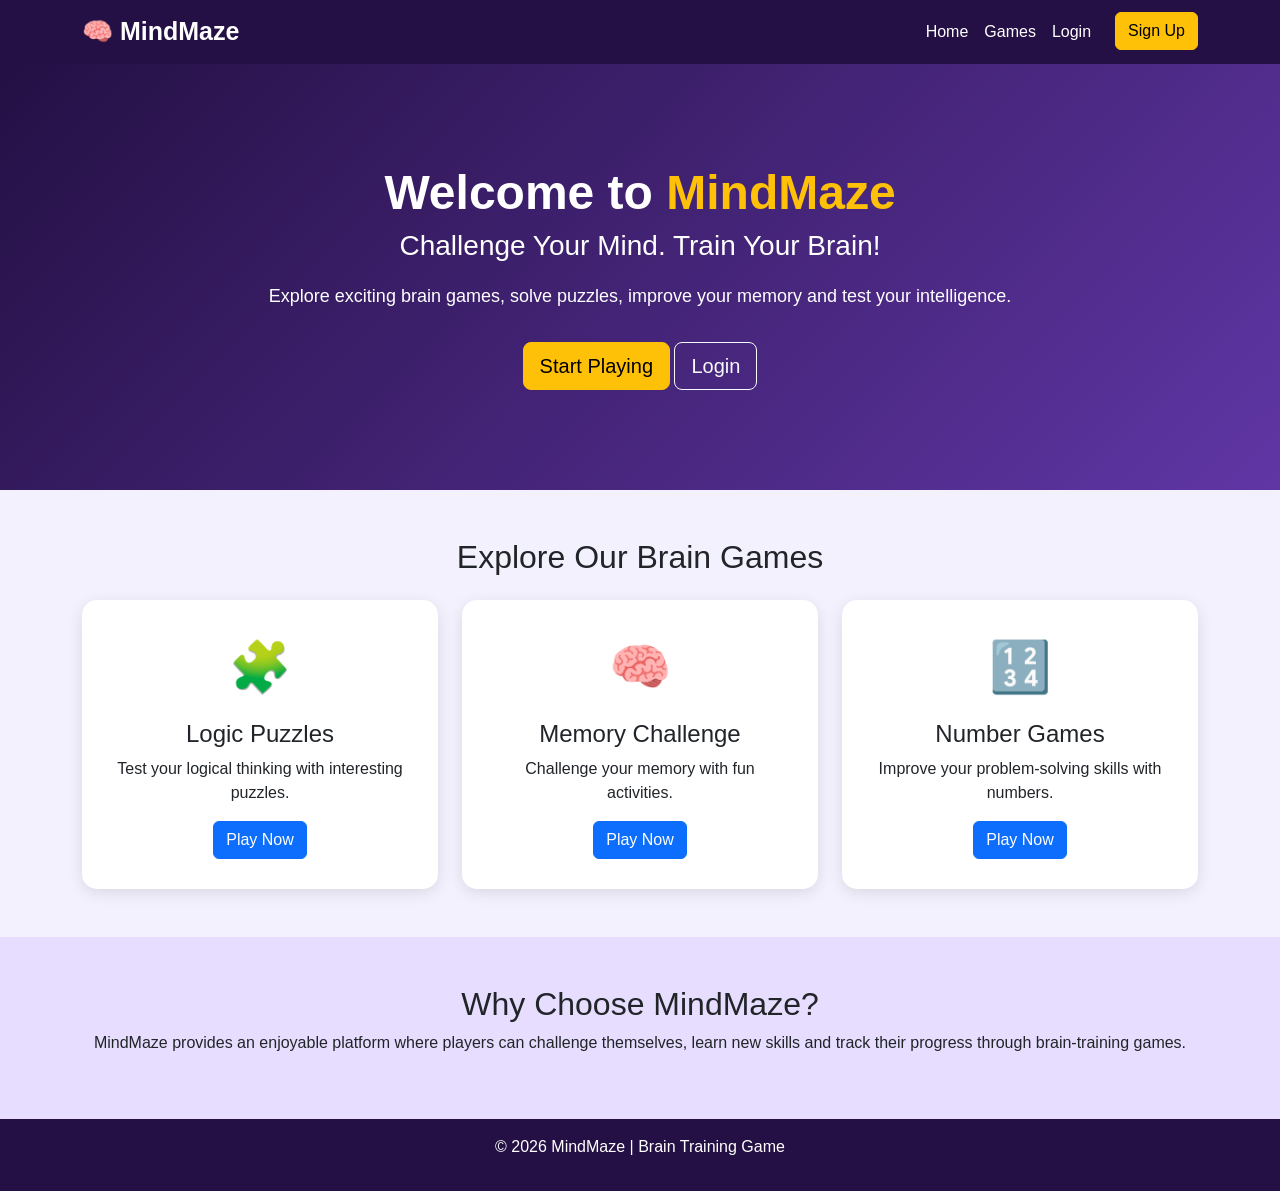
<file: index.html>
﻿
<!DOCTYPE html>
<html lang="en">
<head>
    <meta charset="UTF-8">
    <meta name="viewport" content="width=device-width, initial-scale=1.0">
    <title>MindMaze - Brain Training Game</title>

    <!-- Bootstrap CSS -->
    <link href="https://cdn.jsdelivr.net/npm/bootstrap@5.3.3/dist/css/bootstrap.min.css" rel="stylesheet">

    <!-- Custom CSS -->
    <link rel="stylesheet" href="style.css">
</head>
<body>

    <!-- Navbar -->
    <nav class="navbar navbar-expand-lg navbar-dark">
        <div class="container">
            <a class="navbar-brand fw-bold" href="index.html">
                🧠 MindMaze
            </a>

            <button class="navbar-toggler" type="button"
                data-bs-toggle="collapse" data-bs-target="#navbarMenu">
                <span class="navbar-toggler-icon"></span>
            </button>

            <div class="collapse navbar-collapse" id="navbarMenu">
                <ul class="navbar-nav ms-auto">
                    <li class="nav-item">
                        <a class="nav-link active" href="index.html">Home</a>
                    </li>
                    <li class="nav-item">
                        <a class="nav-link" href="#games">Games</a>
                    </li>
                    <li class="nav-item">
                        <a class="nav-link" href="login.html">Login</a>
                    </li>
                    <li class="nav-item">
                        <a class="btn btn-warning ms-lg-3" href="signup.html">
                            Sign Up
                        </a>
                    </li>
                </ul>
            </div>
        </div>
    </nav>

    <!-- Hero Section -->
    <section class="hero text-center">
        <div class="container">
            <h1>Welcome to <span>MindMaze</span></h1>

            <h3>Challenge Your Mind. Train Your Brain!</h3>

            <p>
                Explore exciting brain games, solve puzzles,
                improve your memory and test your intelligence.
            </p>

            <a href="signup.html" class="btn btn-warning btn-lg mt-3">
                Start Playing
            </a>

            <a href="login.html" class="btn btn-outline-light btn-lg mt-3">
                Login
            </a>
        </div>
    </section>

    <!-- Games Section -->
    <section class="container py-5" id="games">

        <h2 class="text-center mb-4">Explore Our Brain Games</h2>

        <div class="row g-4">

            <div class="col-md-4">
                <div class="game-card">
                    <div class="game-icon">🧩</div>
                    <h4>Logic Puzzles</h4>
                    <p>Test your logical thinking with interesting puzzles.</p>
                    <a href="login.html" class="btn btn-primary">Play Now</a>
                </div>
            </div>

            <div class="col-md-4">
                <div class="game-card">
                    <div class="game-icon">🧠</div>
                    <h4>Memory Challenge</h4>
                    <p>Challenge your memory with fun activities.</p>
                    <a href="login.html" class="btn btn-primary">Play Now</a>
                </div>
            </div>

            <div class="col-md-4">
                <div class="game-card">
                    <div class="game-icon">🔢</div>
                    <h4>Number Games</h4>
                    <p>Improve your problem-solving skills with numbers.</p>
                    <a href="login.html" class="btn btn-primary">Play Now</a>
                </div>
            </div>

        </div>
    </section>

    <!-- About Section -->
    <section class="about-section text-center py-5">
        <div class="container">
            <h2>Why Choose MindMaze?</h2>
            <p>
                MindMaze provides an enjoyable platform where players
                can challenge themselves, learn new skills and track
                their progress through brain-training games.
            </p>
        </div>
    </section>

    <!-- Footer -->
    <footer class="text-center py-3">
        <p>© 2026 MindMaze | Brain Training Game</p>
    </footer>

    <!-- Bootstrap JS -->
    <script src="https://cdn.jsdelivr.net/npm/bootstrap@5.3.3/dist/js/bootstrap.bundle.min.js"></script>

</body>
</html>
</file>
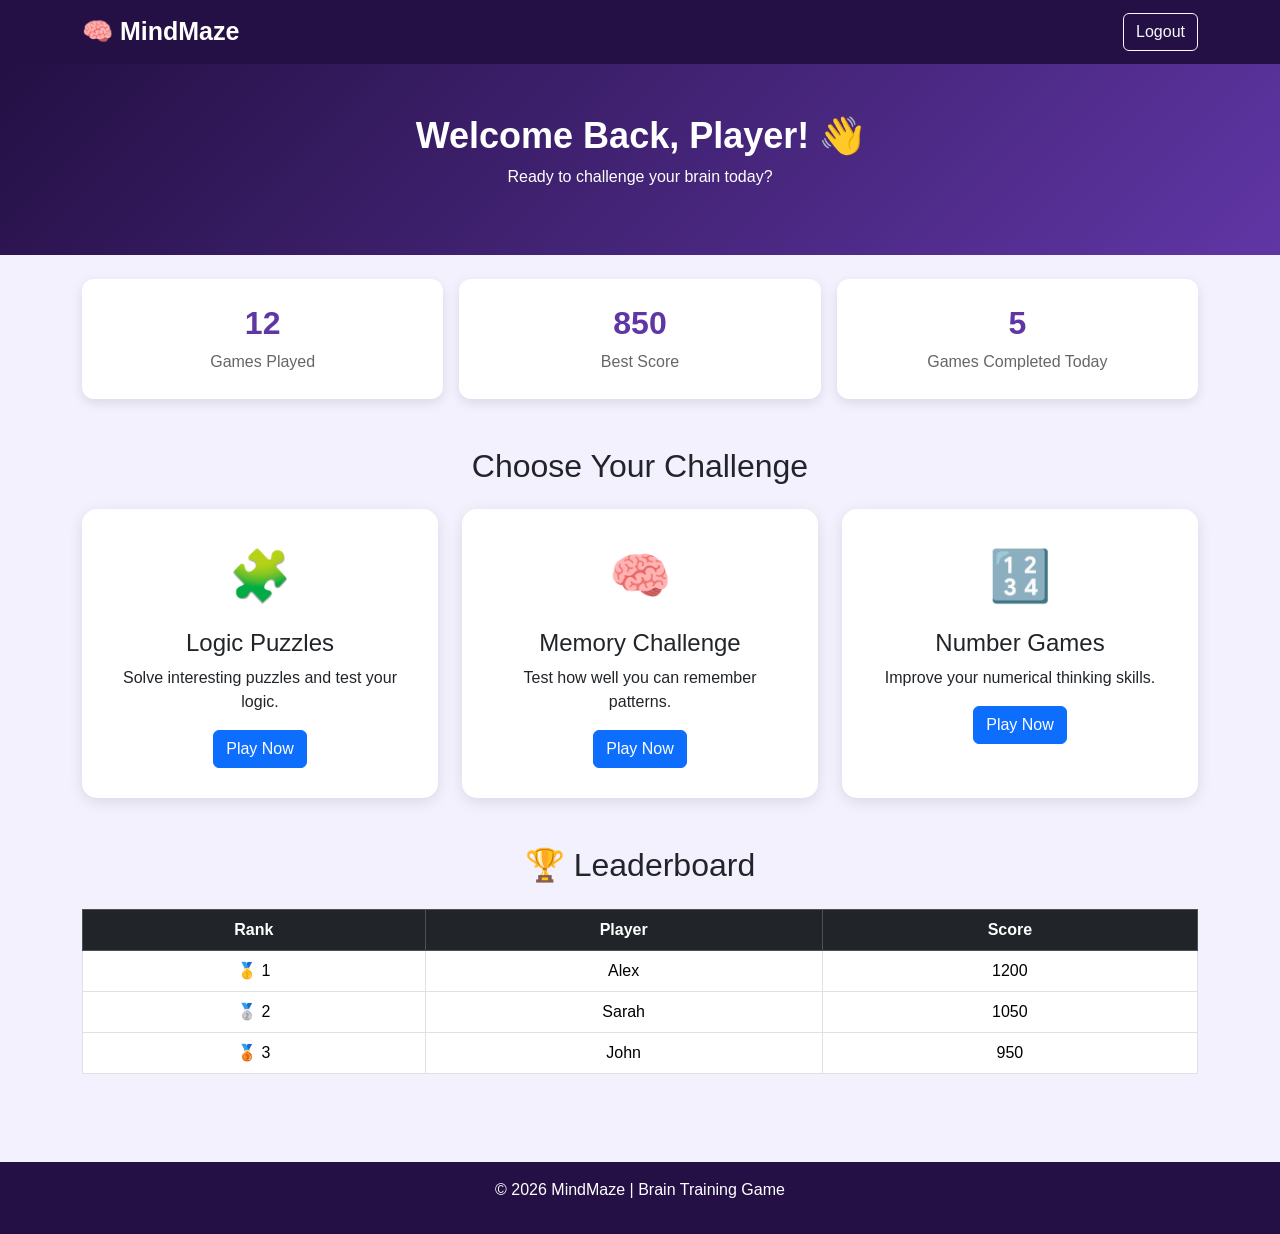
<file: dashboard.html>
﻿
<!DOCTYPE html>
<html lang="en">
<head>
    <meta charset="UTF-8">
    <meta name="viewport" content="width=device-width, initial-scale=1.0">
    <title>Dashboard - MindMaze</title>

    <link href="https://cdn.jsdelivr.net/npm/bootstrap@5.3.3/dist/css/bootstrap.min.css" rel="stylesheet">

    <link rel="stylesheet" href="style.css">
</head>
<body>

    <!-- Navbar -->
    <nav class="navbar navbar-expand-lg navbar-dark">
        <div class="container">
            <a class="navbar-brand fw-bold" href="dashboard.html">
                🧠 MindMaze
            </a>

            <div class="ms-auto">
                <a href="index.html" class="btn btn-outline-light">
                    Logout
                </a>
            </div>
        </div>
    </nav>

    <!-- Welcome Section -->
    <section class="dashboard-welcome">
        <div class="container">
            <h1>Welcome Back, Player! 👋</h1>
            <p>Ready to challenge your brain today?</p>
        </div>
    </section>

    <!-- Statistics -->
    <section class="container my-4">
        <div class="row g-3">

            <div class="col-md-4">
                <div class="stat-card">
                    <h2>12</h2>
                    <p>Games Played</p>
                </div>
            </div>

            <div class="col-md-4">
                <div class="stat-card">
                    <h2>850</h2>
                    <p>Best Score</p>
                </div>
            </div>

            <div class="col-md-4">
                <div class="stat-card">
                    <h2>5</h2>
                    <p>Games Completed Today</p>
                </div>
            </div>

        </div>
    </section>

    <!-- Brain Games -->
    <section class="container py-4">

        <h2 class="text-center mb-4">Choose Your Challenge</h2>

        <div class="row g-4">

            <div class="col-md-4">
                <div class="game-card">
                    <div class="game-icon">🧩</div>
                    <h4>Logic Puzzles</h4>
                    <p>Solve interesting puzzles and test your logic.</p>
                    <a href="#" class="btn btn-primary">Play Now</a>
                </div>
            </div>

            <div class="col-md-4">
                <div class="game-card">
                    <div class="game-icon">🧠</div>
                    <h4>Memory Challenge</h4>
                    <p>Test how well you can remember patterns.</p>
                    <a href="#" class="btn btn-primary">Play Now</a>
                </div>
            </div>

            <div class="col-md-4">
                <div class="game-card">
                    <div class="game-icon">🔢</div>
                    <h4>Number Games</h4>
                    <p>Improve your numerical thinking skills.</p>
                    <a href="#" class="btn btn-primary">Play Now</a>
                </div>
            </div>

        </div>
    </section>

    <!-- Leaderboard -->
    <section class="container py-4 mb-5">

        <h2 class="text-center mb-4">🏆 Leaderboard</h2>

        <div class="table-responsive">
            <table class="table table-bordered table-hover text-center bg-white">

                <thead class="table-dark">
                    <tr>
                        <th>Rank</th>
                        <th>Player</th>
                        <th>Score</th>
                    </tr>
                </thead>

                <tbody>
                    <tr>
                        <td>🥇 1</td>
                        <td>Alex</td>
                        <td>1200</td>
                    </tr>

                    <tr>
                        <td>🥈 2</td>
                        <td>Sarah</td>
                        <td>1050</td>
                    </tr>

                    <tr>
                        <td>🥉 3</td>
                        <td>John</td>
                        <td>950</td>
                    </tr>

                </tbody>

            </table>
        </div>

    </section>

    <!-- Footer -->
    <footer class="text-center py-3">
        <p>© 2026 MindMaze | Brain Training Game</p>
    </footer>

</body>
</html>
</file>
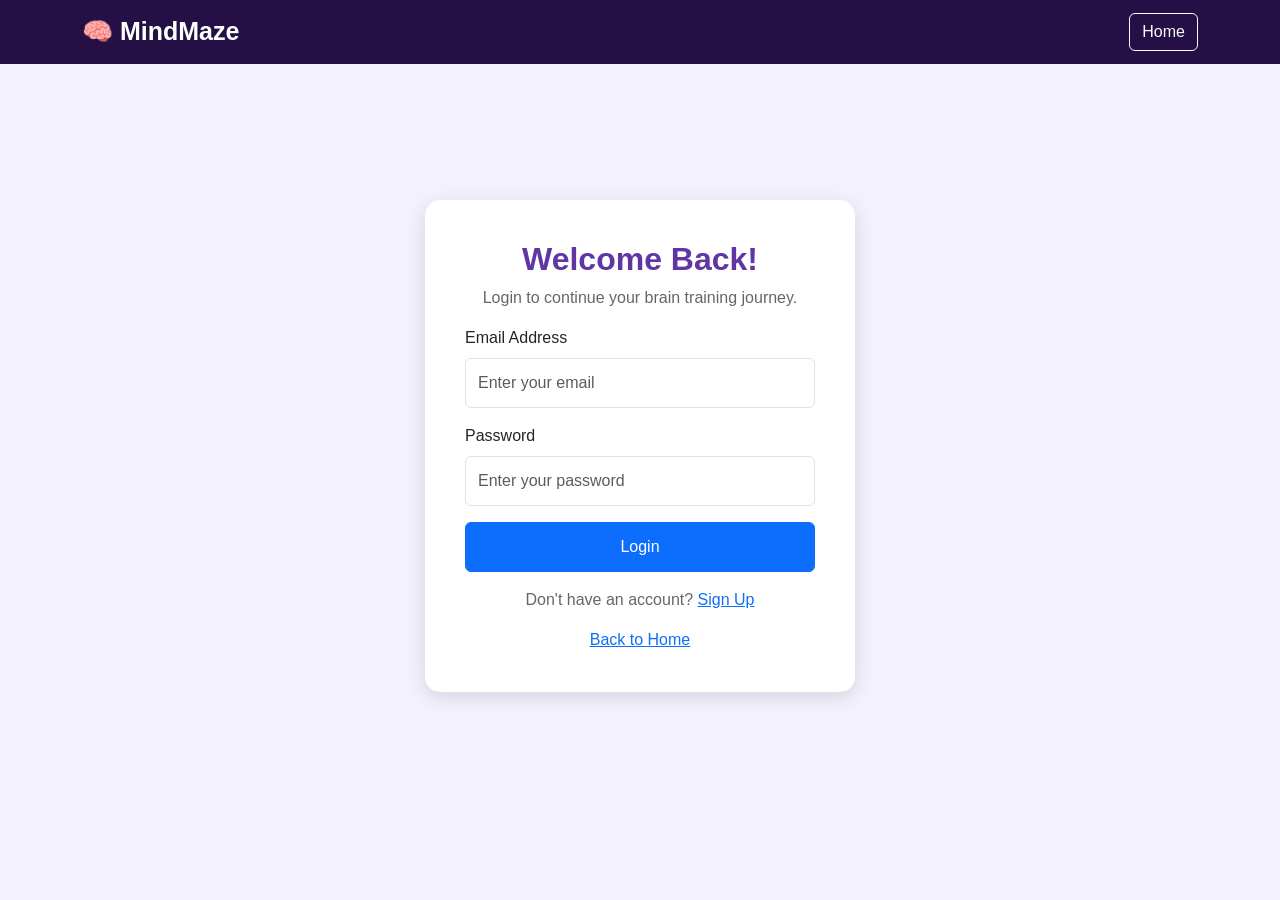
<file: login.html>
﻿
<!DOCTYPE html>
<html lang="en">
<head>
    <meta charset="UTF-8">
    <meta name="viewport" content="width=device-width, initial-scale=1.0">
    <title>Login - MindMaze</title>

    <link href="https://cdn.jsdelivr.net/npm/bootstrap@5.3.3/dist/css/bootstrap.min.css" rel="stylesheet">

    <link rel="stylesheet" href="style.css">
</head>
<body>

    <nav class="navbar navbar-dark">
        <div class="container">
            <a class="navbar-brand fw-bold" href="index.html">🧠 MindMaze</a>
            <a href="index.html" class="btn btn-outline-light">Home</a>
        </div>
    </nav>

    <div class="login-container">

        <div class="login-card">

            <h2>Welcome Back!</h2>
            <p>Login to continue your brain training journey.</p>

            <form action="dashboard.html">

                <div class="mb-3">
                    <label class="form-label">Email Address</label>
                    <input type="email" class="form-control"
                           placeholder="Enter your email" required>
                </div>

                <div class="mb-3">
                    <label class="form-label">Password</label>
                    <input type="password" class="form-control"
                           placeholder="Enter your password" required>
                </div>

                <button type="submit" class="btn btn-primary w-100">
                    Login
                </button>

            </form>

            <p class="mt-3 text-center">
                Don't have an account?
                <a href="signup.html">Sign Up</a>
            </p>

            <div class="text-center">
                <a href="index.html">Back to Home</a>
            </div>

        </div>

    </div>

</body>
</html>
</file>
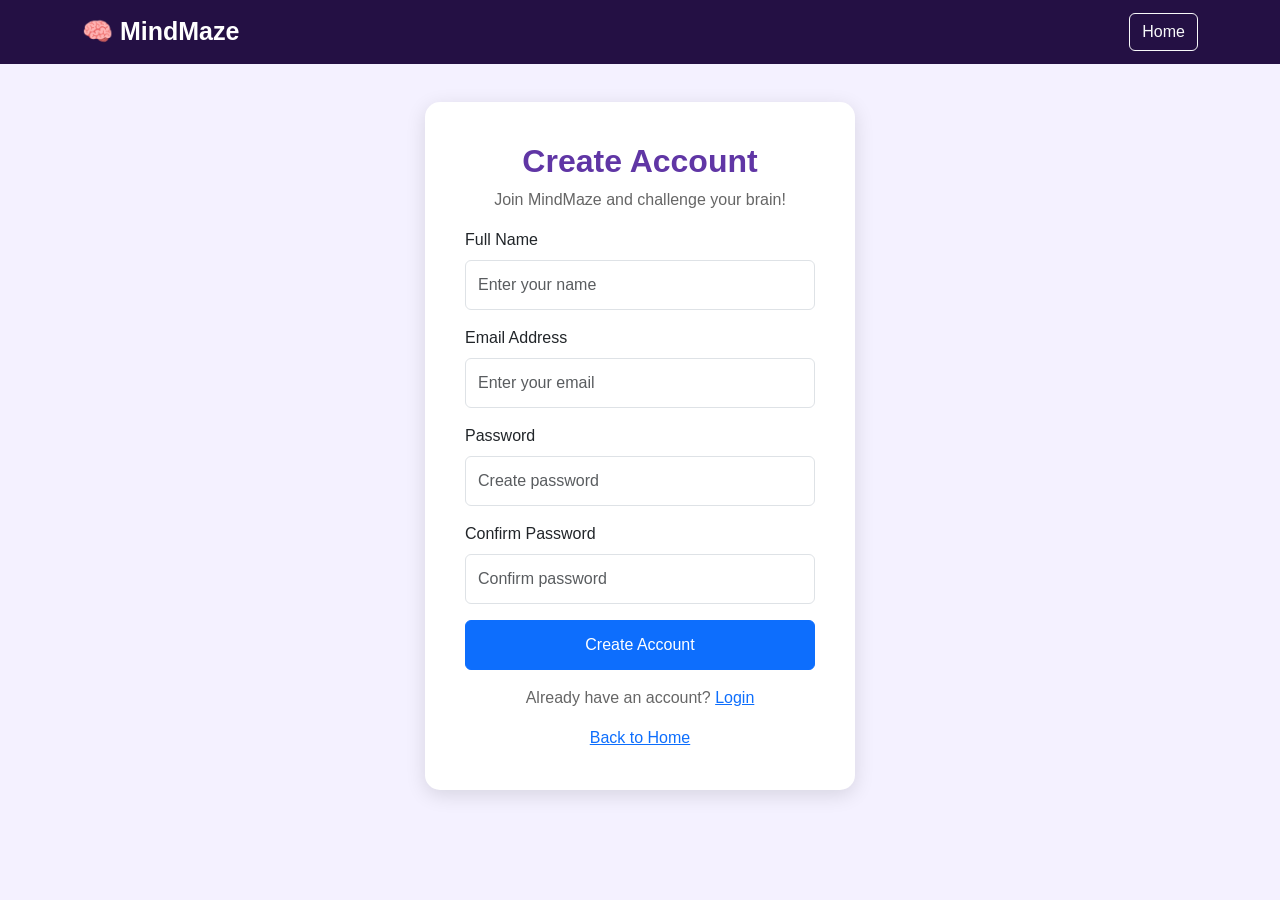
<file: signup.html>
﻿
<!DOCTYPE html>
<html lang="en">
<head>
    <meta charset="UTF-8">
    <meta name="viewport" content="width=device-width, initial-scale=1.0">
    <title>Sign Up - MindMaze</title>

    <link href="https://cdn.jsdelivr.net/npm/bootstrap@5.3.3/dist/css/bootstrap.min.css" rel="stylesheet">

    <link rel="stylesheet" href="style.css">
</head>
<body>

    <nav class="navbar navbar-dark">
        <div class="container">
            <a class="navbar-brand fw-bold" href="index.html">🧠 MindMaze</a>
            <a href="index.html" class="btn btn-outline-light">Home</a>
        </div>
    </nav>

    <div class="login-container">

        <div class="login-card">

            <h2>Create Account</h2>
            <p>Join MindMaze and challenge your brain!</p>

            <form action="dashboard.html">

                <div class="mb-3">
                    <label class="form-label">Full Name</label>
                    <input type="text" class="form-control"
                        placeholder="Enter your name" required>
                </div>

                <div class="mb-3">
                    <label class="form-label">Email Address</label>
                    <input type="email" class="form-control"
                        placeholder="Enter your email" required>
                </div>

                <div class="mb-3">
                    <label class="form-label">Password</label>
                    <input type="password" class="form-control"
                        placeholder="Create password" required>
                </div>

                <div class="mb-3">
                    <label class="form-label">Confirm Password</label>
                    <input type="password" class="form-control"
                        placeholder="Confirm password" required>
                </div>

                <button type="submit" class="btn btn-primary w-100">
                    Create Account
                </button>

            </form>

            <p class="mt-3 text-center">
                Already have an account?
                <a href="login.html">Login</a>
            </p>

            <div class="text-center">
                <a href="index.html">Back to Home</a>
            </div>

        </div>

    </div>

</body>
</html>
</file>
<file: style.css>
body {
	background-color: #f4f1ff;
	font-family: Arial, sans-serif;
}

/* Navbar */
.navbar {
	background-color: #241044;
}

.navbar-brand {
	font-size: 25px;
}

.nav-link {
	color: white !important;
}

/* Hero Section */
.hero {
	background: linear-gradient(135deg, #241044, #6036a5);
	color: white;
	padding: 100px 20px;
}

	.hero h1 {
		font-size: 48px;
		font-weight: bold;
	}

		.hero h1 span {
			color: #ffc107;
		}

	.hero p {
		font-size: 18px;
		margin-top: 20px;
	}

/* Game Cards */
.game-card {
	background-color: white;
	padding: 30px;
	text-align: center;
	border-radius: 15px;
	height: 100%;
	box-shadow: 0 4px 15px rgba(0,0,0,0.1);
}

	.game-card:hover {
		transform: translateY(-5px);
		transition: 0.3s;
	}

.game-icon {
	font-size: 50px;
	margin-bottom: 15px;
}

/* About Section */
.about-section {
	background-color: #e7ddff;
}

/* Footer */
footer {
	background-color: #241044;
	color: white;
}

/* Login Page */

.login-container {
	min-height: 85vh;
	display: flex;
	justify-content: center;
	align-items: center;
	padding: 30px;
}

.login-card {
	background: white;
	padding: 40px;
	border-radius: 15px;
	width: 100%;
	max-width: 430px;
	box-shadow: 0 5px 20px rgba(0,0,0,0.12);
}

	.login-card h2 {
		text-align: center;
		color: #6036a5;
		font-weight: bold;
	}

	.login-card p {
		text-align: center;
		color: #666;
	}

	.login-card .form-control {
		padding: 12px;
	}

	.login-card button {
		padding: 12px;
	}

/* Dashboard Welcome */

.dashboard-welcome {
	background: linear-gradient(135deg, #241044, #6036a5);
	color: white;
	padding: 50px 20px;
	text-align: center;
}

	.dashboard-welcome h1 {
		font-size: 36px;
		font-weight: bold;
	}

/* Statistics Cards */

.stat-card {
	background: white;
	padding: 25px;
	text-align: center;
	border-radius: 12px;
	box-shadow: 0 4px 12px rgba(0,0,0,0.1);
}

	.stat-card h2 {
		color: #6036a5;
		font-weight: bold;
	}

	.stat-card p {
		color: #666;
		margin-bottom: 0;
	}
</file>
